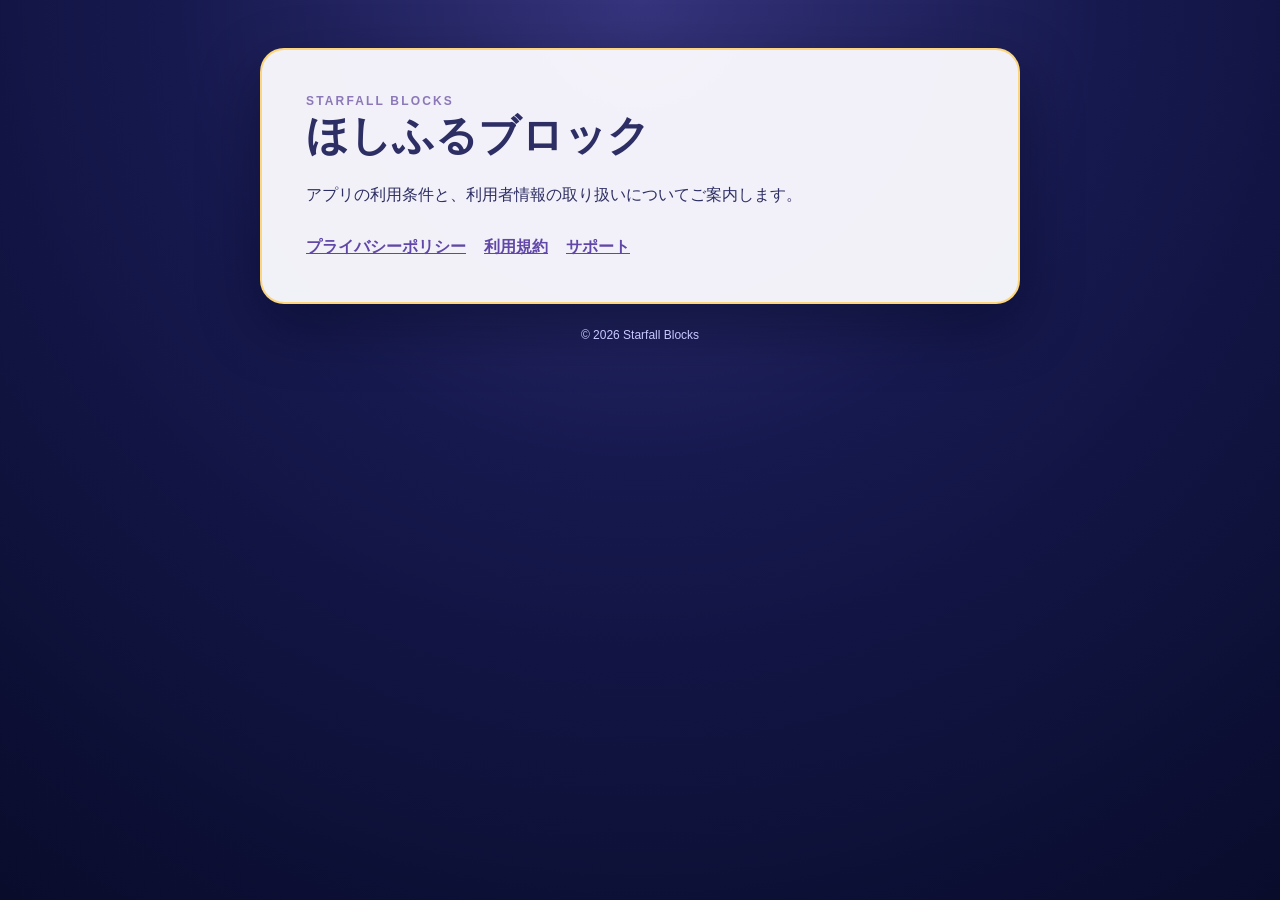
<file: index.html>
<!doctype html>
<html lang="ja">
<head>
  <meta charset="utf-8">
  <meta name="viewport" content="width=device-width, initial-scale=1">
  <meta name="description" content="ほしふるブロックの利用規約、プライバシーポリシー、サポート情報">
  <title>ほしふるブロック｜公式情報</title>
  <link rel="stylesheet" href="styles.css">
</head>
<body>
  <main>
    <article class="card">
      <div class="eyebrow">STARFALL BLOCKS</div>
      <h1>ほしふるブロック</h1>
      <p>アプリの利用条件と、利用者情報の取り扱いについてご案内します。</p>
      <nav aria-label="法的情報">
        <a href="privacy.html">プライバシーポリシー</a>
        <a href="terms.html">利用規約</a>
        <a href="support.html">サポート</a>
      </nav>
    </article>
    <footer>© 2026 Starfall Blocks</footer>
  </main>
</body>
</html>
</file>
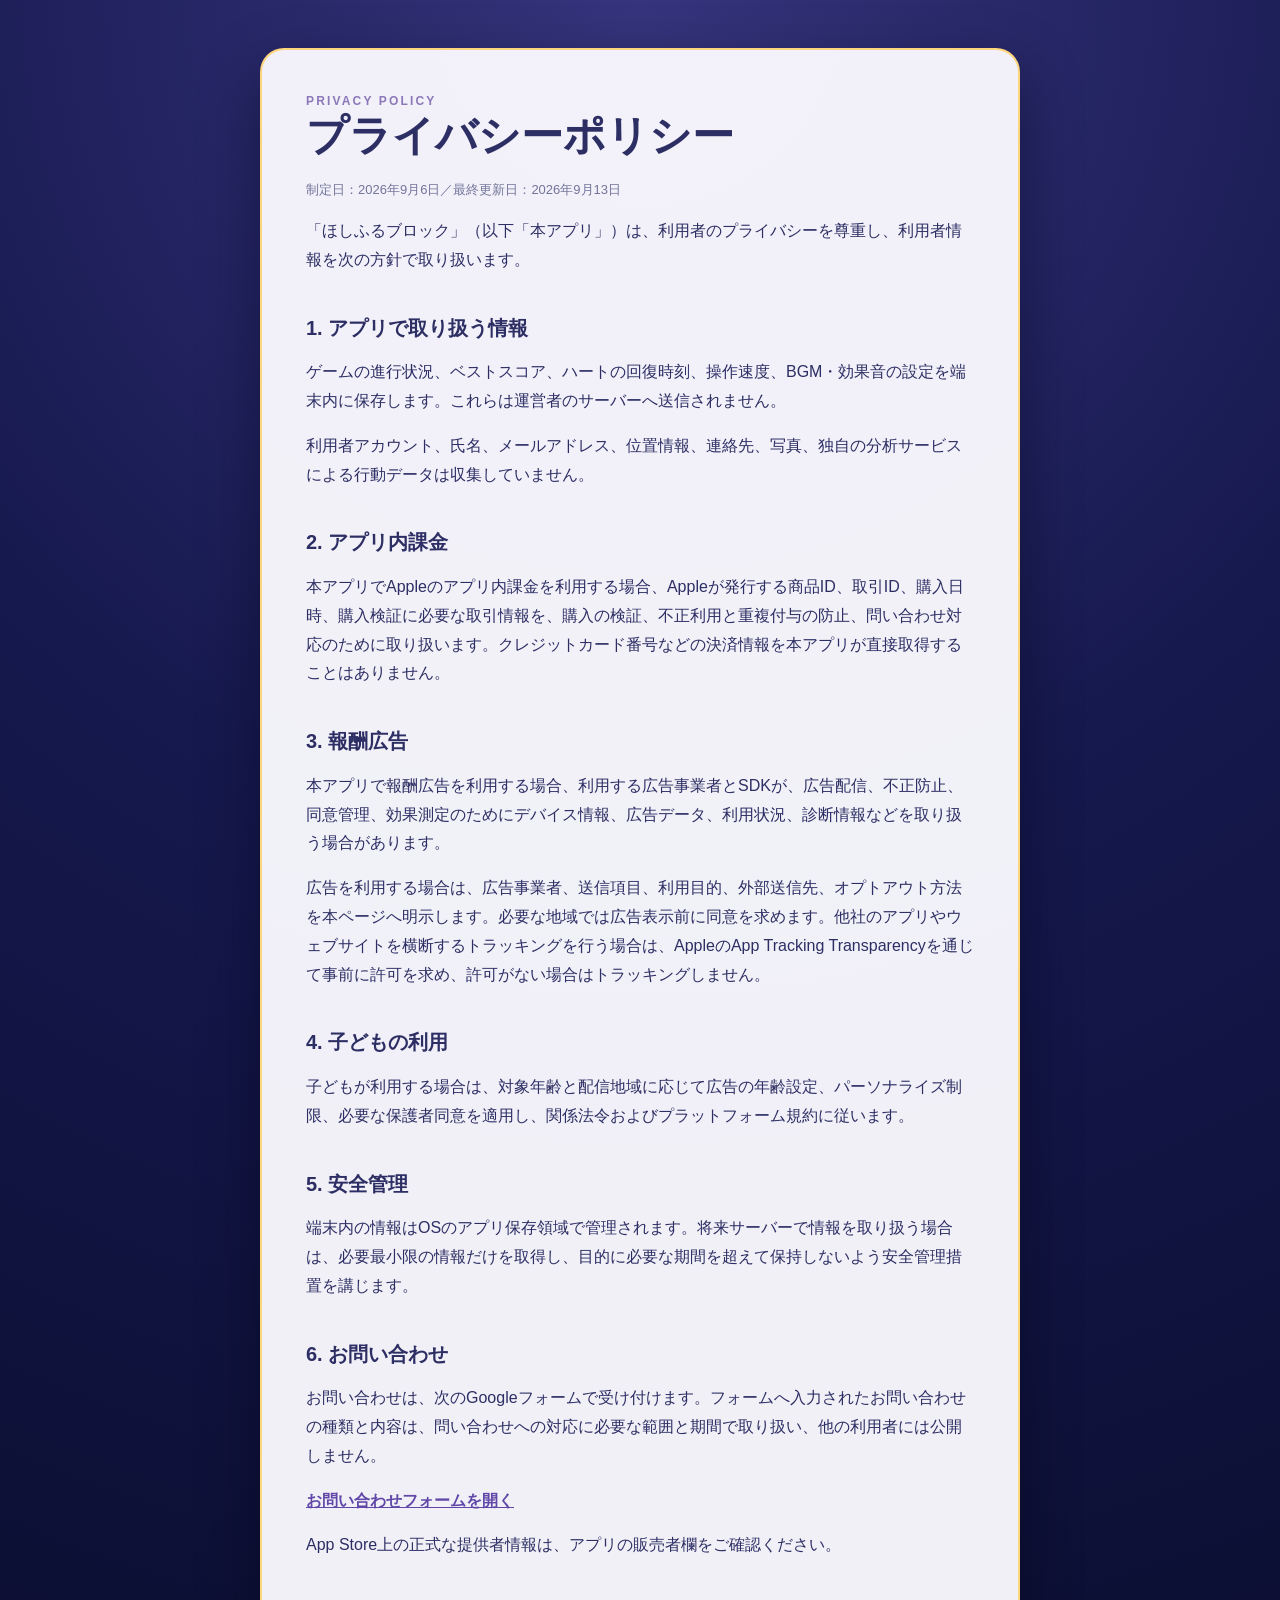
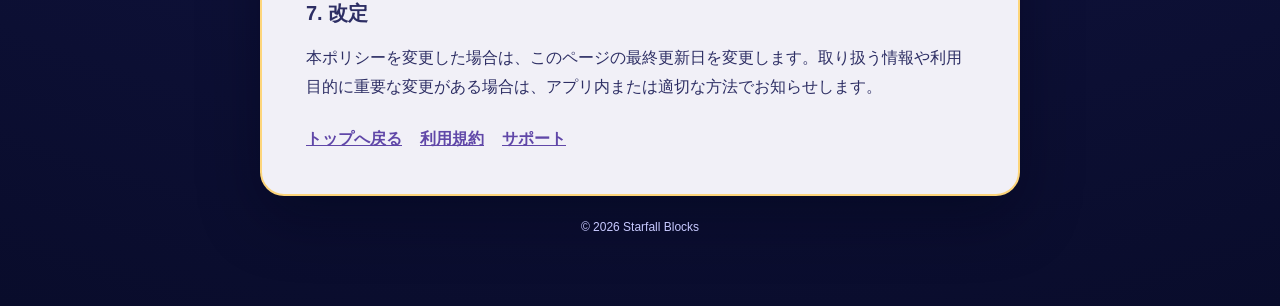
<file: privacy.html>
<!doctype html>
<html lang="ja">
<head>
  <meta charset="utf-8">
  <meta name="viewport" content="width=device-width, initial-scale=1">
  <meta name="description" content="ほしふるブロックのプライバシーポリシー">
  <title>プライバシーポリシー｜ほしふるブロック</title>
  <link rel="stylesheet" href="styles.css">
</head>
<body>
  <main>
    <article class="card">
      <div class="eyebrow">PRIVACY POLICY</div>
      <h1>プライバシーポリシー</h1>
      <p class="updated">制定日：2026年9月6日／最終更新日：2026年9月13日</p>

      <p>「ほしふるブロック」（以下「本アプリ」）は、利用者のプライバシーを尊重し、利用者情報を次の方針で取り扱います。</p>

      <h2>1. アプリで取り扱う情報</h2>
      <p>ゲームの進行状況、ベストスコア、ハートの回復時刻、操作速度、BGM・効果音の設定を端末内に保存します。これらは運営者のサーバーへ送信されません。</p>
      <p>利用者アカウント、氏名、メールアドレス、位置情報、連絡先、写真、独自の分析サービスによる行動データは収集していません。</p>

      <h2>2. アプリ内課金</h2>
      <p>本アプリでAppleのアプリ内課金を利用する場合、Appleが発行する商品ID、取引ID、購入日時、購入検証に必要な取引情報を、購入の検証、不正利用と重複付与の防止、問い合わせ対応のために取り扱います。クレジットカード番号などの決済情報を本アプリが直接取得することはありません。</p>

      <h2>3. 報酬広告</h2>
      <p>本アプリで報酬広告を利用する場合、利用する広告事業者とSDKが、広告配信、不正防止、同意管理、効果測定のためにデバイス情報、広告データ、利用状況、診断情報などを取り扱う場合があります。</p>
      <p>広告を利用する場合は、広告事業者、送信項目、利用目的、外部送信先、オプトアウト方法を本ページへ明示します。必要な地域では広告表示前に同意を求めます。他社のアプリやウェブサイトを横断するトラッキングを行う場合は、AppleのApp Tracking Transparencyを通じて事前に許可を求め、許可がない場合はトラッキングしません。</p>

      <h2>4. 子どもの利用</h2>
      <p>子どもが利用する場合は、対象年齢と配信地域に応じて広告の年齢設定、パーソナライズ制限、必要な保護者同意を適用し、関係法令およびプラットフォーム規約に従います。</p>

      <h2>5. 安全管理</h2>
      <p>端末内の情報はOSのアプリ保存領域で管理されます。将来サーバーで情報を取り扱う場合は、必要最小限の情報だけを取得し、目的に必要な期間を超えて保持しないよう安全管理措置を講じます。</p>

      <h2>6. お問い合わせ</h2>
      <p>お問い合わせは、次のGoogleフォームで受け付けます。フォームへ入力されたお問い合わせの種類と内容は、問い合わせへの対応に必要な範囲と期間で取り扱い、他の利用者には公開しません。</p>
      <p><a href="https://docs.google.com/forms/d/e/1FAIpQLSfjm3lzxbBL-o7ublHPO0oN9BAGu_WM_GMA0000rAwytIaJSQ/viewform">お問い合わせフォームを開く</a></p>
      <p>App Store上の正式な提供者情報は、アプリの販売者欄をご確認ください。</p>

      <h2>7. 改定</h2>
      <p>本ポリシーを変更した場合は、このページの最終更新日を変更します。取り扱う情報や利用目的に重要な変更がある場合は、アプリ内または適切な方法でお知らせします。</p>

      <nav><a href="index.html">トップへ戻る</a><a href="terms.html">利用規約</a><a href="support.html">サポート</a></nav>
    </article>
    <footer>© 2026 Starfall Blocks</footer>
  </main>
</body>
</html>
</file>
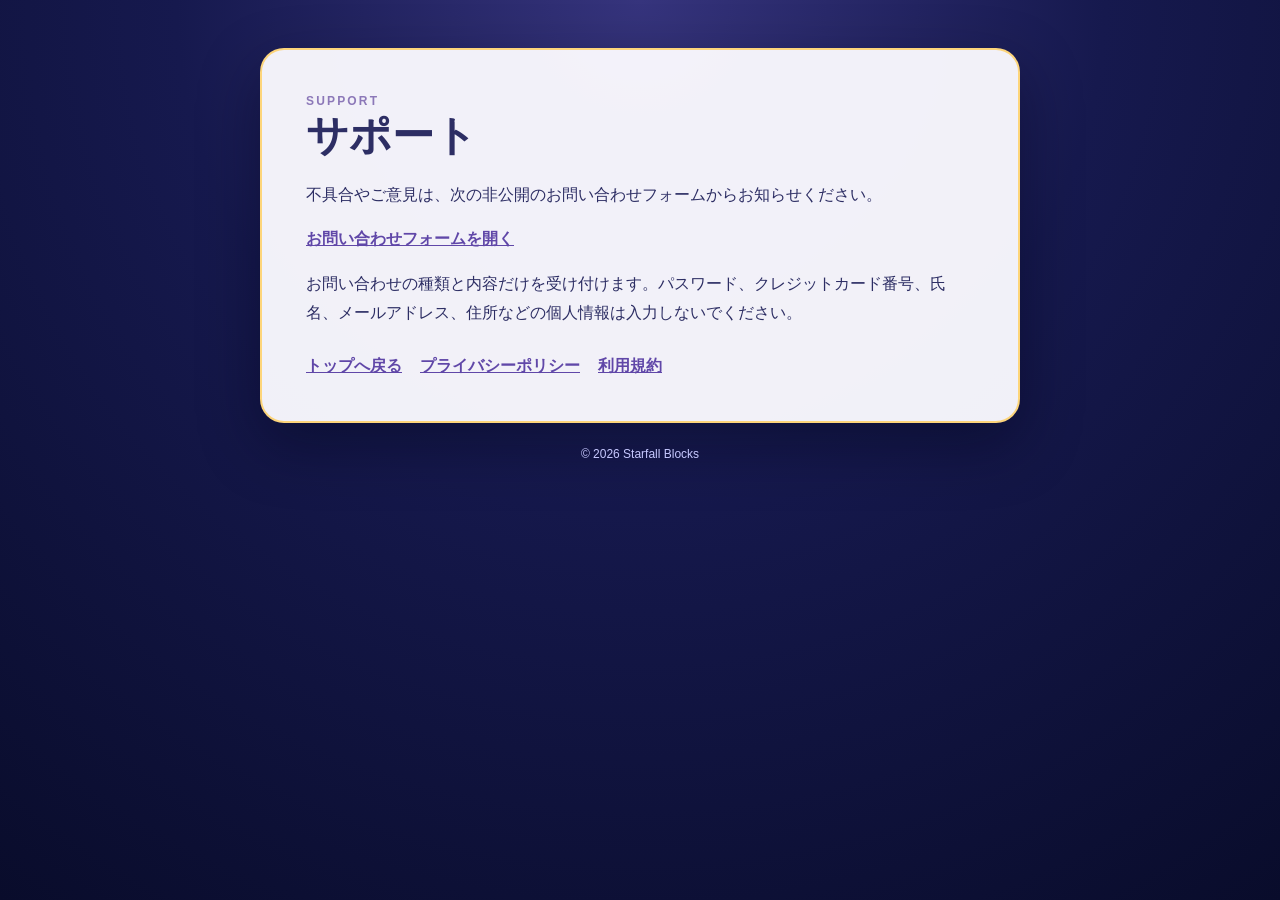
<file: support.html>
<!doctype html>
<html lang="ja">
<head>
  <meta charset="utf-8">
  <meta name="viewport" content="width=device-width, initial-scale=1">
  <meta name="description" content="ほしふるブロックのサポート情報">
  <title>サポート｜ほしふるブロック</title>
  <link rel="stylesheet" href="styles.css">
</head>
<body>
  <main>
    <article class="card">
      <div class="eyebrow">SUPPORT</div>
      <h1>サポート</h1>
      <p>不具合やご意見は、次の非公開のお問い合わせフォームからお知らせください。</p>
      <p><a href="https://docs.google.com/forms/d/e/1FAIpQLSfjm3lzxbBL-o7ublHPO0oN9BAGu_WM_GMA0000rAwytIaJSQ/viewform">お問い合わせフォームを開く</a></p>
      <p>お問い合わせの種類と内容だけを受け付けます。パスワード、クレジットカード番号、氏名、メールアドレス、住所などの個人情報は入力しないでください。</p>
      <nav><a href="index.html">トップへ戻る</a><a href="privacy.html">プライバシーポリシー</a><a href="terms.html">利用規約</a></nav>
    </article>
    <footer>© 2026 Starfall Blocks</footer>
  </main>
</body>
</html>
</file>
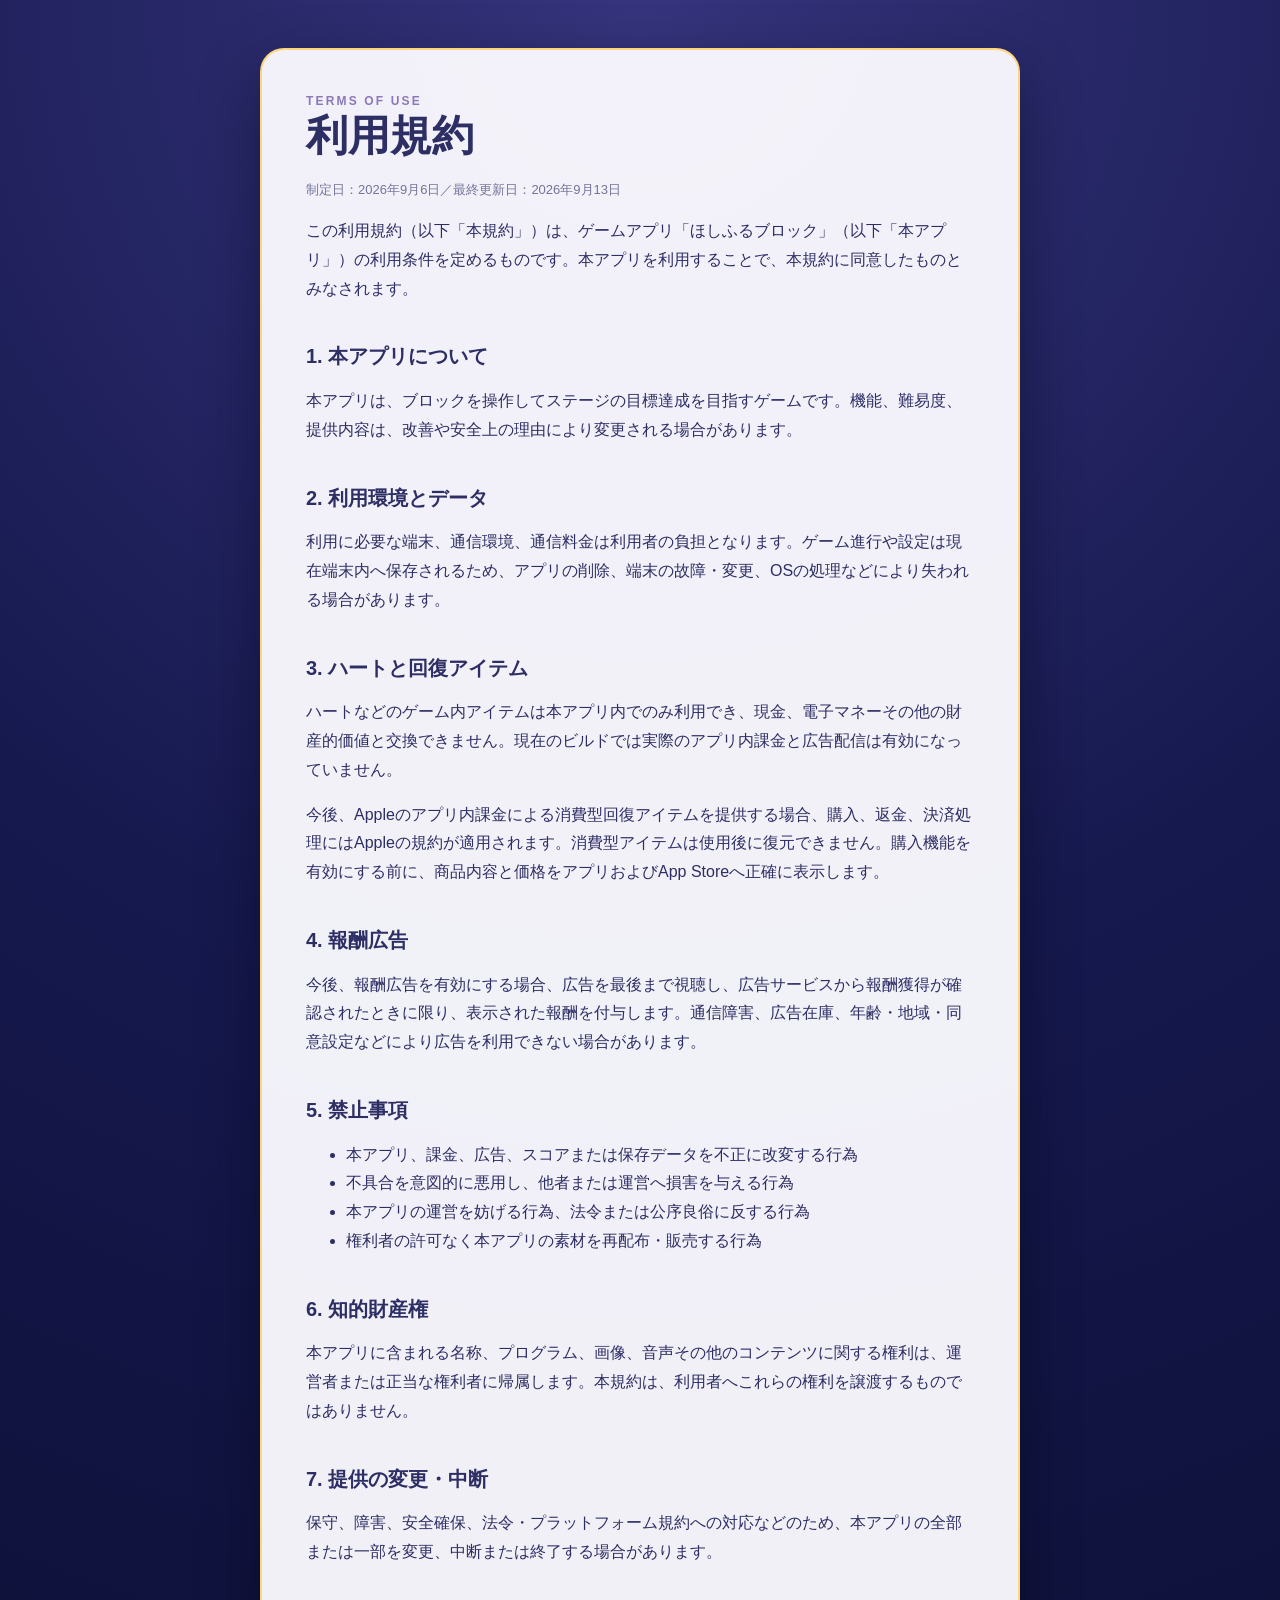
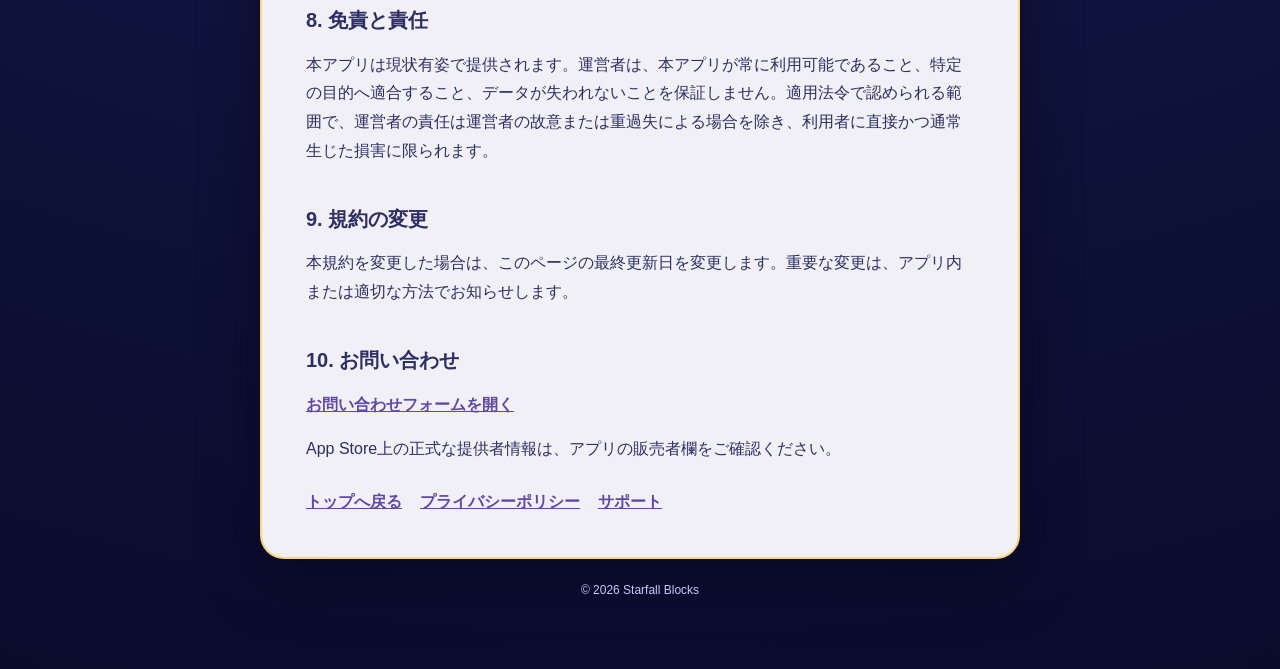
<file: terms.html>
<!doctype html>
<html lang="ja">
<head>
  <meta charset="utf-8">
  <meta name="viewport" content="width=device-width, initial-scale=1">
  <meta name="description" content="ほしふるブロックの利用規約">
  <title>利用規約｜ほしふるブロック</title>
  <link rel="stylesheet" href="styles.css">
</head>
<body>
  <main>
    <article class="card">
      <div class="eyebrow">TERMS OF USE</div>
      <h1>利用規約</h1>
      <p class="updated">制定日：2026年9月6日／最終更新日：2026年9月13日</p>

      <p>この利用規約（以下「本規約」）は、ゲームアプリ「ほしふるブロック」（以下「本アプリ」）の利用条件を定めるものです。本アプリを利用することで、本規約に同意したものとみなされます。</p>

      <h2>1. 本アプリについて</h2>
      <p>本アプリは、ブロックを操作してステージの目標達成を目指すゲームです。機能、難易度、提供内容は、改善や安全上の理由により変更される場合があります。</p>

      <h2>2. 利用環境とデータ</h2>
      <p>利用に必要な端末、通信環境、通信料金は利用者の負担となります。ゲーム進行や設定は現在端末内へ保存されるため、アプリの削除、端末の故障・変更、OSの処理などにより失われる場合があります。</p>

      <h2>3. ハートと回復アイテム</h2>
      <p>ハートなどのゲーム内アイテムは本アプリ内でのみ利用でき、現金、電子マネーその他の財産的価値と交換できません。現在のビルドでは実際のアプリ内課金と広告配信は有効になっていません。</p>
      <p>今後、Appleのアプリ内課金による消費型回復アイテムを提供する場合、購入、返金、決済処理にはAppleの規約が適用されます。消費型アイテムは使用後に復元できません。購入機能を有効にする前に、商品内容と価格をアプリおよびApp Storeへ正確に表示します。</p>

      <h2>4. 報酬広告</h2>
      <p>今後、報酬広告を有効にする場合、広告を最後まで視聴し、広告サービスから報酬獲得が確認されたときに限り、表示された報酬を付与します。通信障害、広告在庫、年齢・地域・同意設定などにより広告を利用できない場合があります。</p>

      <h2>5. 禁止事項</h2>
      <ul>
        <li>本アプリ、課金、広告、スコアまたは保存データを不正に改変する行為</li>
        <li>不具合を意図的に悪用し、他者または運営へ損害を与える行為</li>
        <li>本アプリの運営を妨げる行為、法令または公序良俗に反する行為</li>
        <li>権利者の許可なく本アプリの素材を再配布・販売する行為</li>
      </ul>

      <h2>6. 知的財産権</h2>
      <p>本アプリに含まれる名称、プログラム、画像、音声その他のコンテンツに関する権利は、運営者または正当な権利者に帰属します。本規約は、利用者へこれらの権利を譲渡するものではありません。</p>

      <h2>7. 提供の変更・中断</h2>
      <p>保守、障害、安全確保、法令・プラットフォーム規約への対応などのため、本アプリの全部または一部を変更、中断または終了する場合があります。</p>

      <h2>8. 免責と責任</h2>
      <p>本アプリは現状有姿で提供されます。運営者は、本アプリが常に利用可能であること、特定の目的へ適合すること、データが失われないことを保証しません。適用法令で認められる範囲で、運営者の責任は運営者の故意または重過失による場合を除き、利用者に直接かつ通常生じた損害に限られます。</p>

      <h2>9. 規約の変更</h2>
      <p>本規約を変更した場合は、このページの最終更新日を変更します。重要な変更は、アプリ内または適切な方法でお知らせします。</p>

      <h2>10. お問い合わせ</h2>
      <p><a href="https://docs.google.com/forms/d/e/1FAIpQLSfjm3lzxbBL-o7ublHPO0oN9BAGu_WM_GMA0000rAwytIaJSQ/viewform">お問い合わせフォームを開く</a></p>
      <p>App Store上の正式な提供者情報は、アプリの販売者欄をご確認ください。</p>

      <nav><a href="index.html">トップへ戻る</a><a href="privacy.html">プライバシーポリシー</a><a href="support.html">サポート</a></nav>
    </article>
    <footer>© 2026 Starfall Blocks</footer>
  </main>
</body>
</html>
</file>
<file: styles.css>
:root {
  color-scheme: dark;
  font-family: -apple-system, BlinkMacSystemFont, "Hiragino Sans", "Yu Gothic", sans-serif;
  background: #0b0e34;
  color: #f7f7ff;
}

* { box-sizing: border-box; }

body {
  margin: 0;
  min-height: 100vh;
  background: radial-gradient(circle at top, #36347d 0, #16194e 42%, #090c2b 100%);
}

main {
  width: min(760px, calc(100% - 32px));
  margin: 0 auto;
  padding: 48px 0 72px;
}

.card {
  background: rgba(251, 250, 255, 0.96);
  color: #2d2e64;
  border: 2px solid rgba(255, 209, 102, 0.85);
  border-radius: 24px;
  padding: clamp(24px, 5vw, 44px);
  box-shadow: 0 22px 60px rgba(2, 4, 24, 0.42);
}

h1, h2 { line-height: 1.35; }
h1 { margin: 0 0 8px; font-size: clamp(28px, 6vw, 42px); }
h2 { margin-top: 2em; font-size: 20px; }
p, li { line-height: 1.8; }
a { color: #6047a8; font-weight: 700; }
.eyebrow { color: #8c78b8; font-size: 12px; font-weight: 900; letter-spacing: 0.18em; }
.updated { color: #73749a; font-size: 13px; }
.notice { background: #fff4d8; border-left: 5px solid #f2b83f; border-radius: 10px; padding: 14px 16px; }
nav { display: flex; flex-wrap: wrap; gap: 10px 18px; margin: 28px 0 0; }
footer { color: #c7c9ff; font-size: 12px; text-align: center; margin-top: 24px; }
</file>
